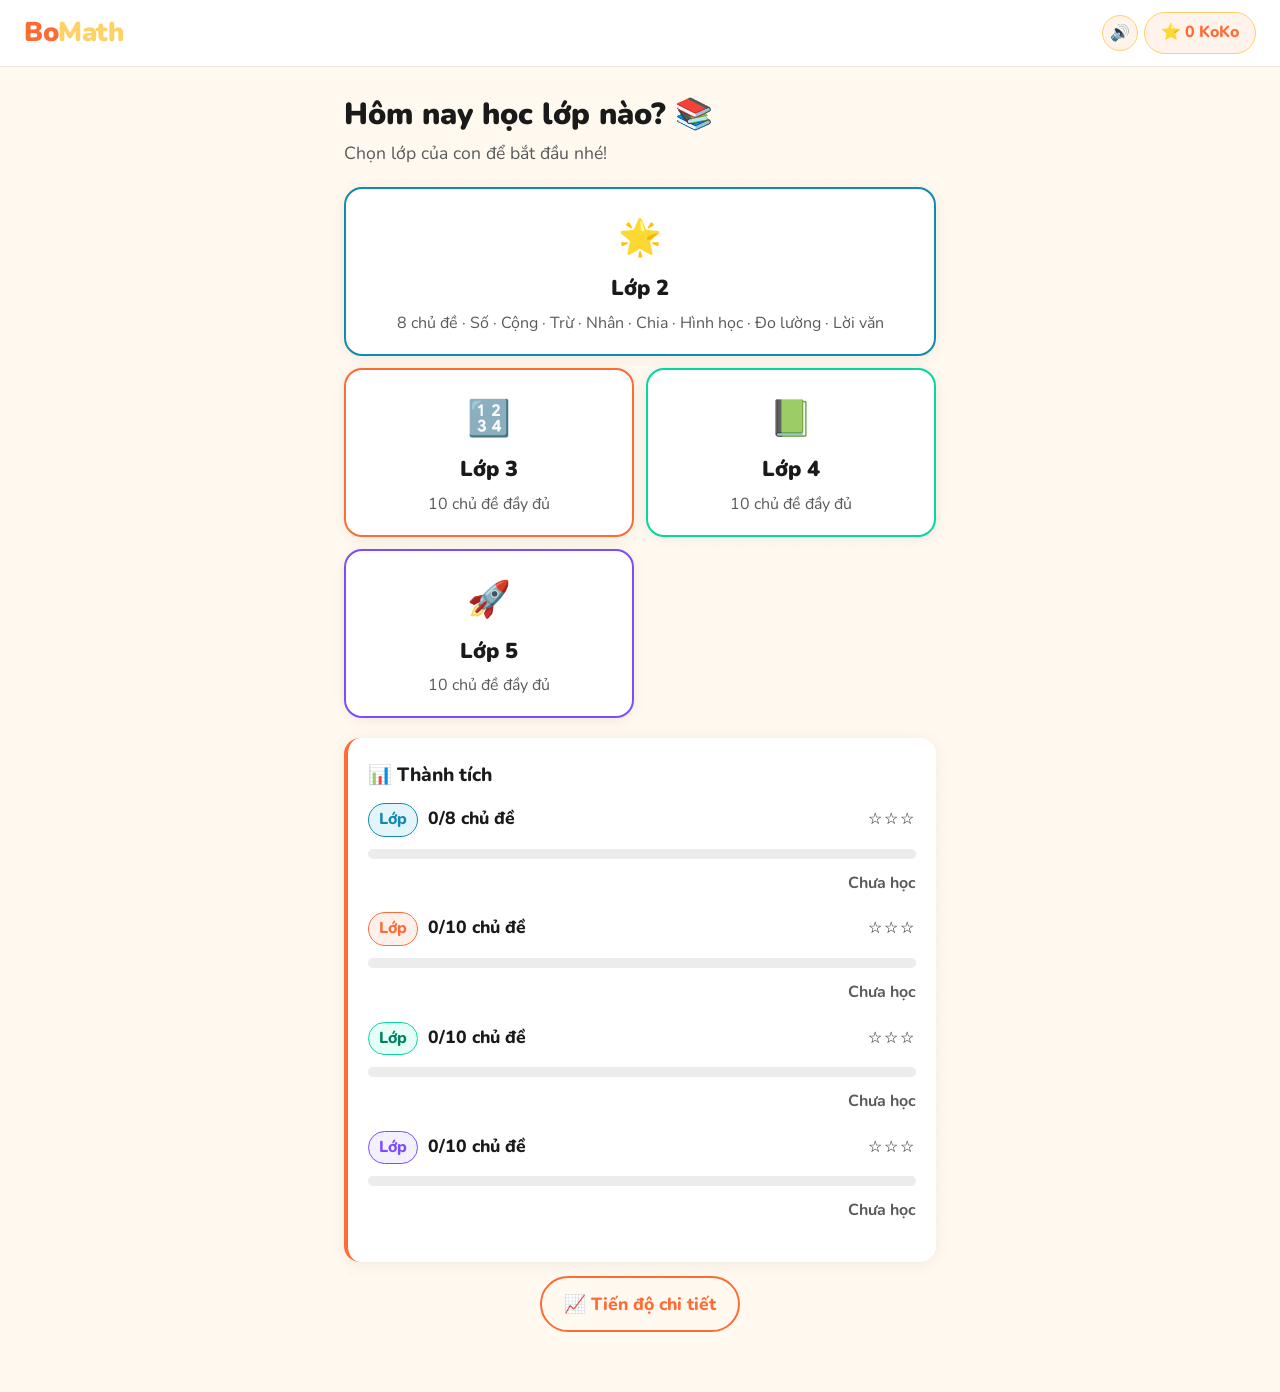
<file: index.html>
<!DOCTYPE html>
<html lang="vi">
<head>
  <meta charset="UTF-8"/>
  <meta name="viewport" content="width=device-width, initial-scale=1.0"/>
  <title>BoMath – Học Toán Vui</title>
  <link rel="stylesheet" href="style.css"/>
</head>
<body>

<nav class="navbar">
  <a href="index.html" class="navbar-logo">Bo<span>Math</span></a>
  <div class="navbar-right">
    <button class="nut-am-thanh" id="nut-am-thanh" onclick="batTatAmThanh()" title="Bật/tắt âm thanh" aria-label="Bật/tắt âm thanh">🔊</button>
    <div class="navbar-koko">⭐ <span id="koko-diem">0</span> KoKo</div>
  </div>
</nav>

<main class="container">
  <div class="page-header animate-in">
    <h1>Hôm nay học lớp nào? 📚</h1>
    <p>Chọn lớp của con để bắt đầu nhé!</p>
  </div>

  <div class="grade-cards">
    <div class="grade-card lop2 grade-card-wide animate-in" onclick="choiLop('lop2')">
      <span class="grade-icon">🌟</span>
      <div class="grade-name">Lớp 2</div>
      <div class="grade-topic">8 chủ đề · Số · Cộng · Trừ · Nhân · Chia · Hình học · Đo lường · Lời văn</div>
    </div>
    <div class="grade-card lop3 animate-in" onclick="choiLop('lop3')">
      <span class="grade-icon">🔢</span>
      <div class="grade-name">Lớp 3</div>
      <div class="grade-topic">10 chủ đề đầy đủ</div>
    </div>
    <div class="grade-card lop4 animate-in" onclick="choiLop('lop4')">
      <span class="grade-icon">📗</span>
      <div class="grade-name">Lớp 4</div>
      <div class="grade-topic">10 chủ đề đầy đủ</div>
    </div>
    <div class="grade-card lop5 animate-in" onclick="choiLop('lop5')">
      <span class="grade-icon">🚀</span>
      <div class="grade-name">Lớp 5</div>
      <div class="grade-topic">10 chủ đề đầy đủ</div>
    </div>
  </div>

  <div class="card animate-in">
    <div class="card-title">📊 Thành tích</div>
    <div id="bang-thanh-tich"></div>
  </div>

  <div style="text-align:center;margin-top:8px;">
    <a href="progress.html" class="btn btn-outline">📈 Tiến độ chi tiết</a>
  </div>
</main>

<!-- MODAL CHỌN CHỦ ĐỀ -->
<div class="modal-overlay" id="modal-chu-de" onclick="dongModal(event)">
  <div class="modal-box">
    <div class="modal-title">
      <span id="modal-tieu-de">Chọn chủ đề</span>
      <button class="modal-close" onclick="dongModalBtn()">✕</button>
    </div>
    <div class="chu-de-grid" id="danh-sach-chu-de"></div>
  </div>
</div>

<script src="data/grade2.js"></script>
<script src="data/grade3.js"></script>
<script src="data/grade4.js"></script>
<script src="data/grade5.js"></script>
<script src="app.js"></script>
<script>
  const MAP_LOP = {
    lop2: { ds: ()=>CHU_DE_LOP2, ten:'🌟 Lớp 2', tongCD:8,  mau:'linear-gradient(90deg,#118ab2,#06d6a0)' },
    lop3: { ds: ()=>CHU_DE_LOP3, ten:'🔢 Lớp 3', tongCD:10, mau:'linear-gradient(90deg,#ff6b35,#ffd166)' },
    lop4: { ds: ()=>CHU_DE_LOP4, ten:'📗 Lớp 4', tongCD:10, mau:'linear-gradient(90deg,#06d6a0,#118ab2)' },
    lop5: { ds: ()=>CHU_DE_LOP5, ten:'🚀 Lớp 5', tongCD:10, mau:'linear-gradient(90deg,#7c4dff,#ef476f)' },
  };

  // hienModalChuDe đã được định nghĩa trong app.js — dùng chung mọi trang
  function dongModal(e){ if(e.target===document.getElementById('modal-chu-de')) dongModalChuDe(); }
  function dongModalBtn(){ dongModalChuDe(); }

  function hienThiThanhTich() {
    const data = layDuLieu();
    document.getElementById('bang-thanh-tich').innerHTML = Object.entries(MAP_LOP).map(([lop, meta]) => {
      const keys = Object.keys(data[lop]||{});
      const saoTB = keys.length ? Math.round(keys.reduce((s,k)=>s+(data[lop][k].saoTot||0),0)/keys.length) : 0;
      const pt = Math.round(keys.length/meta.tongCD*100);
      const badge = {'lop2':'badge-lop2','lop3':'badge-lop3','lop4':'badge-lop4','lop5':'badge-lop5'}[lop];
      return `
        <div style="margin-bottom:16px;">
          <div style="display:flex;justify-content:space-between;align-items:center;margin-bottom:6px;">
            <span style="font-weight:800;"><span class="badge ${badge}">${meta.ten.split(' ')[1]}</span>
              &nbsp;${keys.length}/${meta.tongCD} chủ đề</span>
            <span style="font-size:1rem;letter-spacing:2px;">${hienThiSao(saoTB)}</span>
          </div>
          <div class="progress-bar-wrap">
            <div class="progress-bar-fill" style="width:${pt}%;background:${meta.mau}"></div>
          </div>
          <div class="progress-label">${keys.length ? `Sao TB: ${hienThiSao(saoTB)}` : 'Chưa học'}</div>
        </div>`;
    }).join('');
  }

  document.addEventListener('DOMContentLoaded', function(){
    capNhatHienThiKoKo(); capNhatNutAmThanh(); hienThiThanhTich();
  });
</script>
</body>
</html>
</file>
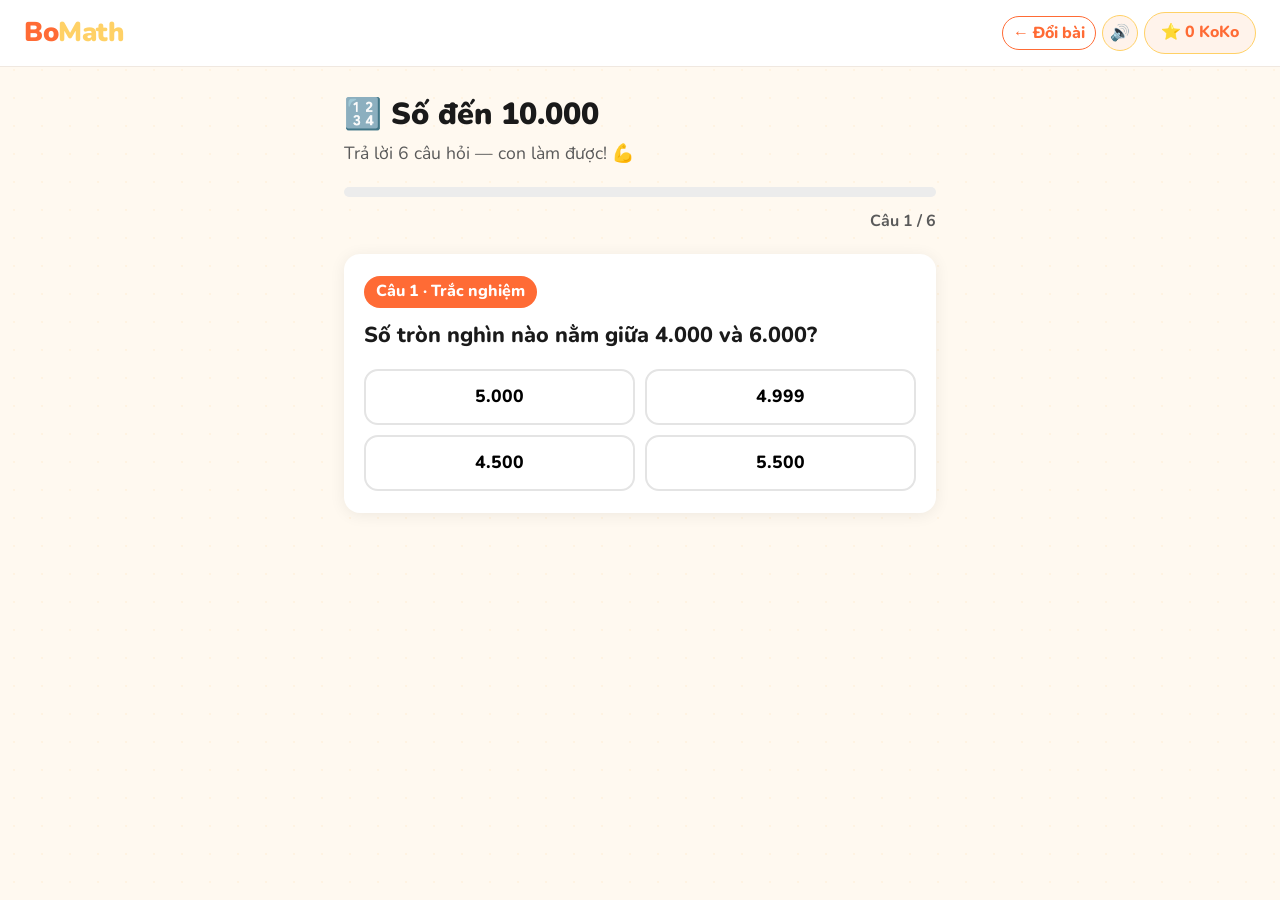
<file: exercise.html>
<!DOCTYPE html>
<html lang="vi">
<head>
  <meta charset="UTF-8"/>
  <meta name="viewport" content="width=device-width, initial-scale=1.0"/>
  <title>BoMath – Bài Tập</title>
  <link rel="stylesheet" href="style.css"/>
</head>
<body>

<nav class="navbar">
  <a href="index.html" class="navbar-logo">Bo<span>Math</span></a>
  <div class="navbar-right">
    <button class="btn-doi-bai" onclick="doiBai()" title="Đổi chủ đề">← Đổi bài</button>
    <button class="nut-am-thanh" id="nut-am-thanh" onclick="batTatAmThanh()" title="Bật/tắt âm thanh" aria-label="Bật/tắt âm thanh">🔊</button>
    <div class="navbar-koko">⭐ <span id="koko-diem">0</span> KoKo</div>
  </div>
</nav>

<main class="container">
  <div class="page-header animate-in">
    <h1 id="tieu-de-bai-tap">Bài Tập</h1>
    <p>Trả lời 6 câu hỏi — con làm được! 💪</p>
  </div>
  <div class="animate-in" style="margin-bottom:20px;">
    <div class="progress-bar-wrap">
      <div class="progress-bar-fill" id="bar-bai-tap" style="width:0%"></div>
    </div>
    <div class="progress-label" id="label-bai-tap">Câu 1 / 6</div>
  </div>
  <div id="khu-vuc-cau-hoi"></div>

  <!-- Màn hình kết quả -->
  <div id="khu-vuc-ket-qua" style="display:none;">
    <div class="card animate-in">
      <div class="ket-qua-box">
        <div style="font-size:3.5rem;" id="ket-qua-emoji">🎉</div>
        <h2 style="font-size:1.7rem;font-weight:900;margin:12px 0;" id="ket-qua-tieu-de">Hoàn thành!</h2>
        <div class="sao-container" id="ket-qua-sao">☆☆☆</div>
        <p style="color:#6b6b6b;font-size:1.1rem;" id="ket-qua-chi-tiet">0/6 câu đúng</p>
        <div class="diem-koko" id="ket-qua-koko">+<span>0</span> KoKo!</div>
        <div style="display:flex;gap:10px;justify-content:center;flex-wrap:wrap;margin-top:22px;">
          <button class="btn btn-phu" onclick="lamLai()">🔄 Làm lại</button>
          <button class="btn btn-outline" onclick="doiBai()">📚 Đổi bài</button>
          <a href="index.html" class="btn btn-chinh">🏠 Trang chủ</a>
        </div>
      </div>
    </div>
  </div>
</main>

<!-- MODAL CHỌN BÀI -->
<div class="modal-overlay" id="modal-chu-de" onclick="dongModal(event)">
  <div class="modal-box">
    <div class="modal-title">
      <span id="modal-tieu-de">Chọn chủ đề</span>
      <button class="modal-close" onclick="dongModalBtn()">✕</button>
    </div>
    <div class="chu-de-grid" id="danh-sach-chu-de"></div>
  </div>
</div>

<script src="data/grade2.js"></script>
<script src="data/grade3.js"></script>
<script src="data/grade4.js"></script>
<script src="data/grade5.js"></script>
<script src="app.js"></script>
<script>
  const lopHienTai = layLopHienTai();
  const chuDeId    = layChuDeHienTai();

  // Lấy đúng bài tập và thông tin chủ đề
  let tatCaCauHoi, chuDe, tenBaiTap, dsChuDeLop;
  function khoiTaoDuLieu() {
    let cd, info;
    if (lopHienTai==='lop2') {
      dsChuDeLop=CHU_DE_LOP2; cd=DATA_LOP2[chuDeId]||Object.values(DATA_LOP2)[0];
      info=CHU_DE_LOP2.find(x=>x.id===chuDeId);
    } else if (lopHienTai==='lop3') {
      dsChuDeLop=CHU_DE_LOP3; cd=DATA_LOP3[chuDeId]||Object.values(DATA_LOP3)[0];
      info=CHU_DE_LOP3.find(x=>x.id===chuDeId);
    } else if (lopHienTai==='lop4') {
      dsChuDeLop=CHU_DE_LOP4; cd=DATA_LOP4[chuDeId]||Object.values(DATA_LOP4)[0];
      info=CHU_DE_LOP4.find(x=>x.id===chuDeId);
    } else {
      dsChuDeLop=CHU_DE_LOP5; cd=DATA_LOP5[chuDeId]||Object.values(DATA_LOP5)[0];
      info=CHU_DE_LOP5.find(x=>x.id===chuDeId);
    }
    tatCaCauHoi = cd.baiTap;
    chuDe       = chuDeId;
    tenBaiTap   = `${info?.icon||'📝'} ${info?.ten||'Bài Tập'}`;
  }

  // Trạng thái làm bài
  const SO_CAU_MOI_LUOT = 6;  // Tăng từ 5 lên 6 câu mỗi lượt
  let chuoiCauHoi, cauHienTai, soCauDung, daTrLoi;
  let danhSachDaChon = [];     // Cho dạng chọn nhiều

  function khoiTaoLuot() {
    chuoiCauHoi  = xaoTron(tatCaCauHoi).slice(0, SO_CAU_MOI_LUOT);
    cauHienTai   = 0;
    soCauDung    = 0;
    daTrLoi      = false;
    danhSachDaChon = [];
  }

  // ============================================================
  // RENDER CÂU HỎI THEO TỪNG DẠNG
  // ============================================================
  function hienThiCauHoi(idx) {
    daTrLoi = false;
    danhSachDaChon = [];
    const cauHoi  = chuoiCauHoi[idx];
    const tongCau = chuoiCauHoi.length;
    const pt = Math.round((idx/tongCau)*100);
    document.getElementById('bar-bai-tap').style.width   = pt+'%';
    document.getElementById('label-bai-tap').textContent = `Câu ${idx+1} / ${tongCau}`;

    const khuVuc = document.getElementById('khu-vuc-cau-hoi');
    const btnLabel = idx<tongCau-1 ? 'Câu tiếp theo →' : '🏁 Xem kết quả';

    switch(cauHoi.loai) {
      case 'trac_nghiem': khuVuc.innerHTML = renderTracNghiem(cauHoi, idx, btnLabel); break;
      case 'dien_so':     khuVuc.innerHTML = renderDienSo(cauHoi, idx, btnLabel);     break;
      case 'dung_sai':    khuVuc.innerHTML = renderDungSai(cauHoi, idx, btnLabel);    break;
      case 'chon_nhieu':  khuVuc.innerHTML = renderChonNhieu(cauHoi, idx, btnLabel);  break;
      default:            khuVuc.innerHTML = renderTracNghiem(cauHoi, idx, btnLabel);
    }
  }

  // --- Dạng 1: Trắc nghiệm ---
  function renderTracNghiem(c, idx, btnLabel) {
    const lc = xaoTron(c.luaChon);
    return `<div class="question-box animate-in">
      <div class="question-number">Câu ${idx+1} · Trắc nghiệm</div>
      <div class="question-text">${c.cau}</div>
      <div class="choices">
        ${lc.map(l=>`<button class="choice-btn"
          onclick="chonTN(this,'${esc(l)}','${esc(c.dapAn)}')">${l}</button>`).join('')}
      </div>
      <div class="feedback" id="feedback-box"></div>
      <div style="margin-top:18px;display:none;" id="btn-tiep-cau">
        <button class="btn btn-chinh btn-full" onclick="cauTiep()">${btnLabel}</button>
      </div>
    </div>`;
  }

  // --- Dạng 2: Điền số ---
  function renderDienSo(c, idx, btnLabel) {
    return `<div class="question-box animate-in">
      <div class="question-number">Câu ${idx+1} · Điền số</div>
      <div class="question-text">${c.cau}</div>
      <p style="color:#6b6b6b;font-size:1rem;margin-bottom:18px;">💬 ${c.goiY}</p>
      <div style="display:flex;align-items:center;gap:12px;flex-wrap:wrap;">
        <input type="number" inputmode="decimal" class="input-dap-an"
               id="input-dap-an" placeholder="?"
               onkeydown="if(event.key==='Enter')kiemTraDienSo()"/>
        <button class="btn btn-chinh" onclick="kiemTraDienSo()">Kiểm tra ✓</button>
      </div>
      <div class="feedback" id="feedback-box"></div>
      <div style="margin-top:18px;display:none;" id="btn-tiep-cau">
        <button class="btn btn-chinh btn-full" onclick="cauTiep()">${btnLabel}</button>
      </div>
    </div>`;
  }

  // --- Dạng 3: Đúng / Sai ---
  // Dùng data-chon="true/false" thay vì truyền boolean qua inline JS
  // để tránh lỗi trình duyệt parse true/false như biến undefined
  function renderDungSai(c, idx, btnLabel) {
    // Chuẩn hoá dapAn về string 'true' hoặc 'false'
    const dapAnStr = String(c.dapAn) === 'true' ? 'true' : 'false';
    return `<div class="question-box animate-in">
      <div class="question-number">Câu ${idx+1} · Đúng hay Sai?</div>
      <div class="question-text">${c.cau}</div>
      <div class="dung-sai-container" data-dap-an="${dapAnStr}">
        <button class="ds-btn dung-opt" data-chon="true"  onclick="chonDungSai(this)">✅ Đúng</button>
        <button class="ds-btn sai-opt"  data-chon="false" onclick="chonDungSai(this)">❌ Sai</button>
      </div>
      <div class="feedback" id="feedback-box"></div>
      <div style="margin-top:18px;display:none;" id="btn-tiep-cau">
        <button class="btn btn-chinh btn-full" onclick="cauTiep()">${btnLabel}</button>
      </div>
    </div>`;
  }

  // --- Dạng 4: Chọn nhiều ---
  function renderChonNhieu(c, idx, btnLabel) {
    // c.dapAn là mảng string, c.luaChon là mảng string
    const lc = xaoTron(c.luaChon);
    return `<div class="question-box animate-in">
      <div class="question-number">Câu ${idx+1} · Chọn tất cả đáp án đúng</div>
      <div class="question-text">${c.cau}</div>
      <p style="font-size:.9rem;color:#6b6b6b;margin-bottom:14px;">💡 Có thể chọn nhiều đáp án</p>
      <div class="chon-nhieu-choices" id="cn-choices">
        ${lc.map(l=>`
          <button class="cn-btn" data-val="${esc(l)}" onclick="batTatChonNhieu(this)">
            <span class="cn-check"></span><span>${l}</span>
          </button>`).join('')}
      </div>
      <div style="margin-top:16px;">
        <button class="btn btn-chinh btn-full cn-submit" onclick="kiemTraChonNhieu('${esc(JSON.stringify(c.dapAn))}')">
          Kiểm tra ✓
        </button>
      </div>
      <div class="feedback" id="feedback-box"></div>
      <div style="margin-top:18px;display:none;" id="btn-tiep-cau">
        <button class="btn btn-chinh btn-full" onclick="cauTiep()">${btnLabel}</button>
      </div>
    </div>`;
  }

  // ============================================================
  // XỬ LÝ TRẢ LỜI
  // ============================================================
  function esc(s) { return String(s).replace(/\\/g,'\\\\').replace(/'/g,"\\'").replace(/"/g,'&quot;'); }

  function chonTN(el, daChon, dapAnDung) {
    if (daTrLoi) return; daTrLoi = true;
    const laDung = daChon === dapAnDung;
    document.querySelectorAll('.choice-btn').forEach(b=>{
      if(b.textContent.trim()===dapAnDung) b.classList.add('dung');
      else if(b===el && !laDung) b.classList.add('sai');
      b.style.cursor='default';
    });
    el.classList.add(laDung?'bounce':'shake');
    if(laDung) amDung(); else amSai();
    hienThiFeedback(laDung, dapAnDung);
    if(laDung) soCauDung++;
    document.getElementById('btn-tiep-cau').style.display='block';
  }

  function kiemTraDienSo() {
    if(daTrLoi) return;
    const input    = document.getElementById('input-dap-an');
    const daNhap   = parseFloat(input.value);
    const dapAnDung = chuoiCauHoi[cauHienTai].dapAn;
    if(isNaN(daNhap)){ input.focus(); return; }
    daTrLoi = true;
    const laDung = Math.abs(daNhap - dapAnDung) < 0.001;
    input.classList.add(laDung?'dung':'sai'); input.disabled=true;
    input.classList.add(laDung?'bounce':'shake');
    if(laDung) amDung(); else amSai();
    hienThiFeedback(laDung, dapAnDung);
    if(laDung) soCauDung++;
    document.getElementById('btn-tiep-cau').style.display='block';
  }

  function chonDungSai(el) {
    if(daTrLoi) return; daTrLoi = true;
    // Đọc giá trị đã chọn và đáp án đúng từ data-attribute (an toàn hơn inline JS)
    const daChon    = el.dataset.chon === 'true';   // string 'true'/'false' → boolean
    const container = el.closest('.dung-sai-container');
    const dapAnDung = container.dataset.dapAn === 'true'; // string → boolean
    const laDung    = daChon === dapAnDung;

    document.querySelectorAll('.ds-btn').forEach(b => {
      b.disabled = true;
      b.style.cursor = 'default';
    });
    el.classList.add(laDung ? 'ket-dung' : 'ket-sai');
    el.classList.add(laDung ? 'bounce' : 'shake');
    if(laDung) amDung(); else amSai();
    const dapAnChuoi = dapAnDung ? '✅ Đúng' : '❌ Sai';
    hienThiFeedback(laDung, dapAnChuoi);
    if(laDung) soCauDung++;
    document.getElementById('btn-tiep-cau').style.display = 'block';
  }

  function batTatChonNhieu(el) {
    if(daTrLoi) return;
    const val = el.dataset.val;
    el.classList.toggle('selected');
    if(el.classList.contains('selected')) {
      danhSachDaChon.push(val);
      el.querySelector('.cn-check').textContent='✓';
    } else {
      danhSachDaChon = danhSachDaChon.filter(v=>v!==val);
      el.querySelector('.cn-check').textContent='';
    }
  }

  function kiemTraChonNhieu(dapAnJSON) {
    if(daTrLoi) return;
    let dapAnDung;
    try { dapAnDung = JSON.parse(dapAnJSON.replace(/&quot;/g,'"')); } catch(e){ dapAnDung=[]; }
    daTrLoi = true;

    // So sánh 2 mảng không phụ thuộc thứ tự
    const daChonSort   = [...danhSachDaChon].sort().join('|');
    const dapAnSort    = [...dapAnDung].sort().join('|');
    const laDung       = daChonSort === dapAnSort;

    // Tô màu từng lựa chọn
    document.querySelectorAll('.cn-btn').forEach(b=>{
      b.classList.add('da-khoa'); b.style.cursor='default';
      const val = b.dataset.val;
      const laDungLuaChon = dapAnDung.includes(val);
      const daChon        = danhSachDaChon.includes(val);
      if(laDungLuaChon)               { b.classList.add('ket-dung'); b.querySelector('.cn-check').textContent='✓'; }
      else if(daChon && !laDungLuaChon){ b.classList.add('ket-sai');  b.querySelector('.cn-check').textContent='✗'; }
    });
    document.querySelector('.cn-submit').style.display='none';

    if(laDung) amDung(); else amSai();
    hienThiFeedback(laDung, dapAnDung.join(', '));
    if(laDung) soCauDung++;
    document.getElementById('btn-tiep-cau').style.display='block';
  }

  function hienThiFeedback(laDung, dapAnDung) {
    const hop = document.getElementById('feedback-box');
    hop.className = 'feedback '+(laDung?'dung':'sai');
    hop.innerHTML = laDung
      ? '✅ Chính xác! Giỏi quá! +10 KoKo 🎉'
      : `❌ Chưa đúng! Đáp án: <strong>${dapAnDung}</strong> — Cố lên! 💪`;
  }

  function cauTiep() {
    cauHienTai++;
    if(cauHienTai < chuoiCauHoi.length){ hienThiCauHoi(cauHienTai); window.scrollTo({top:0,behavior:'smooth'}); }
    else hienThiKetQua();
  }

  function hienThiKetQua() {
    const tongCau = chuoiCauHoi.length;
    const ketQua  = luuTienDo(lopHienTai, chuDe, soCauDung, tongCau);
    document.getElementById('khu-vuc-cau-hoi').style.display ='none';
    document.getElementById('bar-bai-tap').style.width        ='100%';
    document.getElementById('label-bai-tap').textContent      ='Hoàn thành! 🎊';
    document.getElementById('khu-vuc-ket-qua').style.display  ='block';
    let emoji, tieuDe;
    if     (ketQua.sao===3){ emoji='🏆'; tieuDe='Xuất sắc! 3 sao! 🌟'; tungConfetti(); }
    else if(ketQua.sao===2){ emoji='🎉'; tieuDe='Làm tốt lắm! 👏'; amKoKo(); }
    else if(ketQua.sao===1){ emoji='💪'; tieuDe='Cố gắng thêm nhé!'; }
    else                   { emoji='😊'; tieuDe='Thử lại nhé, con làm được!'; }
    document.getElementById('ket-qua-emoji').textContent   = emoji;
    document.getElementById('ket-qua-tieu-de').textContent = tieuDe;
    document.getElementById('ket-qua-sao').textContent     = hienThiSao(ketQua.sao);
    document.getElementById('ket-qua-chi-tiet').textContent= `${soCauDung}/${tongCau} câu đúng`;
    document.getElementById('ket-qua-koko').innerHTML      = `+<span>${ketQua.koko}</span> KoKo!`;
    capNhatHienThiKoKo();
  }

  function lamLai() {
    khoiTaoLuot();
    document.getElementById('khu-vuc-ket-qua').style.display='none';
    document.getElementById('khu-vuc-cau-hoi').style.display='block';
    hienThiCauHoi(0);
    window.scrollTo({top:0,behavior:'smooth'});
  }

  /* ---- Đổi bài ---- */
  function doiBai(){
    amBamNut();
    const data   = layDuLieu();
    const tenLop = {'lop2':'🌟 Lớp 2','lop3':'🔢 Lớp 3','lop4':'📗 Lớp 4','lop5':'🚀 Lớp 5'}[lopHienTai];
    document.getElementById('modal-tieu-de').textContent = tenLop+' — Chọn chủ đề';
    document.getElementById('danh-sach-chu-de').innerHTML = dsChuDeLop.map(cd=>{
      const td=data[lopHienTai]?.[cd.id]; const sao=td?hienThiSao(td.saoTot):'☆☆☆';
      return `<div class="chu-de-card" onclick="choiChuDe('${cd.id}')">
        <div class="chu-de-icon">${cd.icon}</div>
        <div class="chu-de-ten">${cd.ten}</div>
        <div class="chu-de-sao">${sao}</div></div>`;
    }).join('');
    document.getElementById('modal-chu-de').classList.add('hien');
    document.body.style.overflow='hidden';
  }
  // choiChuDe đã xử lý trong app.js
  function dongModal(e){ if(e.target===document.getElementById('modal-chu-de')) dongModalChuDe(); }
  function dongModalBtn(){ dongModalChuDe(); }

  document.addEventListener('DOMContentLoaded',function(){
    capNhatHienThiKoKo(); capNhatNutAmThanh();
    khoiTaoDuLieu();
    khoiTaoLuot();
    document.getElementById('tieu-de-bai-tap').textContent = tenBaiTap;
    hienThiCauHoi(0);
  });
</script>
</body>
</html>
</file>
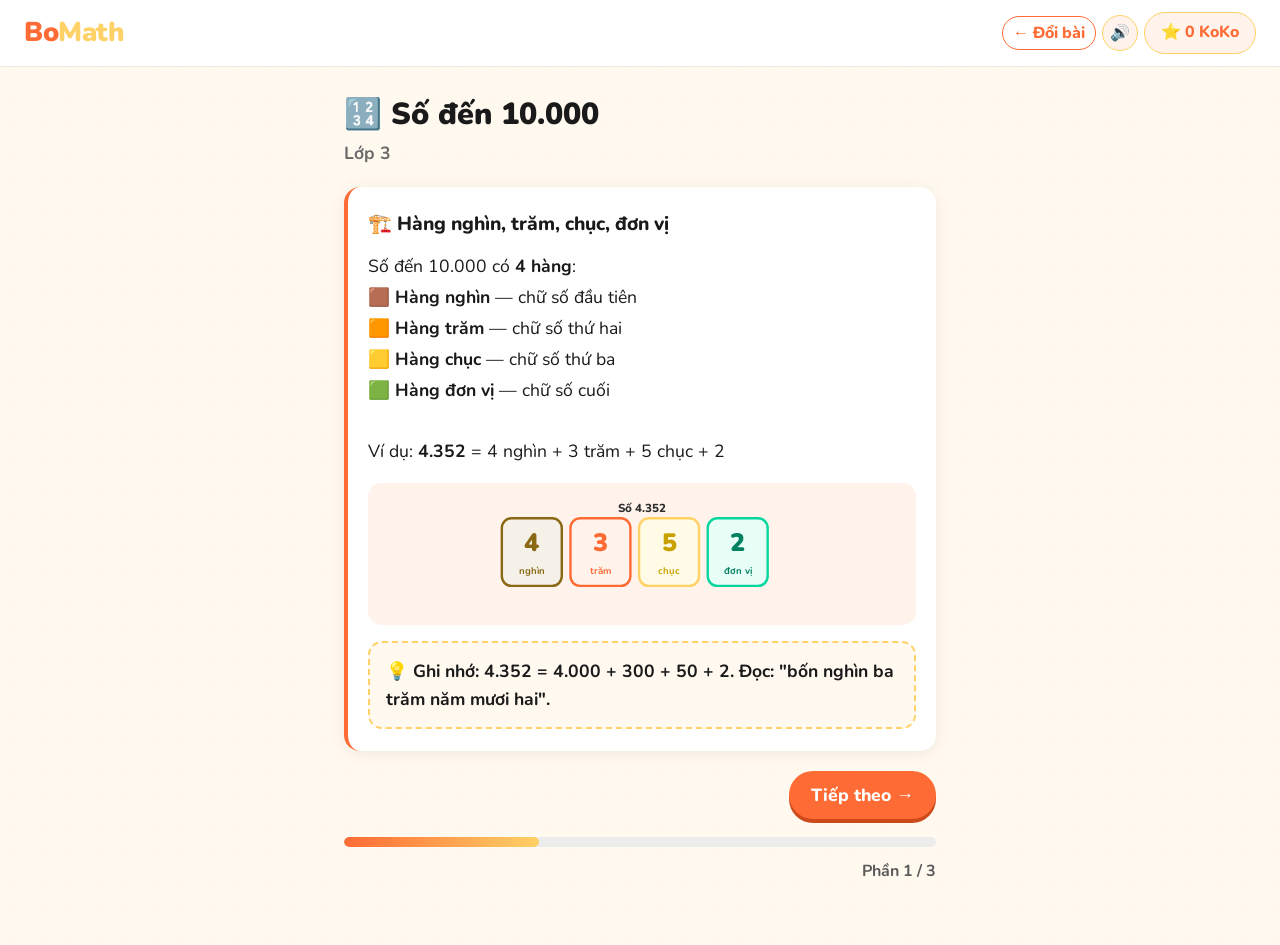
<file: lesson.html>
<!DOCTYPE html>
<html lang="vi">
<head>
  <meta charset="UTF-8"/>
  <meta name="viewport" content="width=device-width, initial-scale=1.0"/>
  <title>BoMath – Bài Giảng</title>
  <link rel="stylesheet" href="style.css"/>
</head>
<body>

<nav class="navbar">
  <a href="index.html" class="navbar-logo">Bo<span>Math</span></a>
  <div class="navbar-right">
    <button class="btn-doi-bai" onclick="doiBai()" title="Đổi chủ đề">← Đổi bài</button>
    <button class="nut-am-thanh" id="nut-am-thanh" onclick="batTatAmThanh()" title="Bật/tắt âm thanh" aria-label="Bật/tắt âm thanh">🔊</button>
    <div class="navbar-koko">⭐ <span id="koko-diem">0</span> KoKo</div>
  </div>
</nav>

<main class="container">
  <div class="page-header animate-in">
    <h1 id="tieu-de-bai-giang">Đang tải...</h1>
    <p id="mo-ta-lop" style="font-weight:700;color:#6b6b6b;"></p>
  </div>
  <div id="noi-dung-bai-giang"></div>
  <div style="display:flex;justify-content:space-between;align-items:center;margin-top:20px;gap:12px;">
    <button class="btn btn-outline" id="btn-truoc" onclick="phanTruoc()" style="display:none;">← Trước</button>
    <div style="flex:1"></div>
    <button class="btn btn-chinh" id="btn-tiep" onclick="phanTiep()">Tiếp theo →</button>
  </div>
  <div style="margin-top:18px;">
    <div class="progress-bar-wrap">
      <div class="progress-bar-fill" id="bar-giang" style="width:0%"></div>
    </div>
    <div class="progress-label" id="label-giang">Phần 1 / 3</div>
  </div>
</main>

<!-- MODAL CHỌN BÀI (dùng lại khi bấm Đổi bài) -->
<div class="modal-overlay" id="modal-chu-de" onclick="dongModal(event)">
  <div class="modal-box">
    <div class="modal-title">
      <span id="modal-tieu-de">Chọn chủ đề</span>
      <button class="modal-close" onclick="dongModalBtn()">✕</button>
    </div>
    <div class="chu-de-grid" id="danh-sach-chu-de"></div>
  </div>
</div>

<script src="data/grade2.js"></script>
<script src="data/grade3.js"></script>
<script src="data/grade4.js"></script>
<script src="data/grade5.js"></script>
<script src="app.js"></script>
<script>
  const lopHienTai = layLopHienTai();
  const chuDeId    = layChuDeHienTai();

  let baiGiang;
  if      (lopHienTai==='lop2') baiGiang = DATA_LOP2[chuDeId]?.baiGiang || Object.values(DATA_LOP2)[0].baiGiang;
  else if (lopHienTai==='lop3') baiGiang = DATA_LOP3[chuDeId]?.baiGiang || Object.values(DATA_LOP3)[0].baiGiang;
  else if (lopHienTai==='lop4') baiGiang = DATA_LOP4[chuDeId]?.baiGiang || Object.values(DATA_LOP4)[0].baiGiang;
  else                          baiGiang = DATA_LOP5[chuDeId]?.baiGiang || Object.values(DATA_LOP5)[0].baiGiang;

  let phanHienTai = 0;

  function hienThiPhan(idx) {
    const phan = baiGiang.cacPhan[idx];
    const tong = baiGiang.cacPhan.length;
    document.getElementById('noi-dung-bai-giang').innerHTML = `
      <div class="card animate-in">
        <div class="card-title">${phan.tieuDe}</div>
        <p class="lesson-text">${phan.noiDung}</p>
        <div class="lesson-visual">${phan.svg}</div>
        <div class="lesson-ketluan">💡 Ghi nhớ: ${phan.ketLuan}</div>
      </div>`;
    const pt = Math.round(((idx+1)/tong)*100);
    document.getElementById('bar-giang').style.width  = pt+'%';
    document.getElementById('label-giang').textContent = `Phần ${idx+1} / ${tong}`;
    document.getElementById('btn-truoc').style.display = idx>0 ? 'inline-flex' : 'none';
    const btnTiep = document.getElementById('btn-tiep');
    if (idx===tong-1){ btnTiep.textContent='🚀 Bắt đầu làm bài!'; btnTiep.style.background='#06d6a0'; }
    else             { btnTiep.textContent='Tiếp theo →'; btnTiep.style.background=''; }
  }

  function phanTiep() {
    amChuyenTrang();
    if (phanHienTai < baiGiang.cacPhan.length-1) { phanHienTai++; hienThiPhan(phanHienTai); window.scrollTo({top:0,behavior:'smooth'}); }
    else window.location.href = 'exercise.html';
  }
  function phanTruoc() {
    amBamNut();
    if (phanHienTai>0){ phanHienTai--; hienThiPhan(phanHienTai); window.scrollTo({top:0,behavior:'smooth'}); }
  }

  /* ---- Đổi bài ---- */
  function layChuDeLop(lop){
    if(lop==='lop2') return CHU_DE_LOP2;
    if(lop==='lop3') return CHU_DE_LOP3;
    if(lop==='lop4') return CHU_DE_LOP4;
    return CHU_DE_LOP5;
  }
  function doiBai(){
    amBamNut();
    const dsChuDe = layChuDeLop(lopHienTai);
    const data    = layDuLieu();
    const tenLop  = {'lop2':'🌟 Lớp 2','lop3':'🔢 Lớp 3','lop4':'📗 Lớp 4','lop5':'🚀 Lớp 5'}[lopHienTai];
    document.getElementById('modal-tieu-de').textContent = tenLop+' — Chọn chủ đề';
    document.getElementById('danh-sach-chu-de').innerHTML = dsChuDe.map(cd=>{
      const td=data[lopHienTai]?.[cd.id]; const sao=td?hienThiSao(td.saoTot):'☆☆☆';
      return `<div class="chu-de-card" onclick="choiChuDe('${cd.id}')">
        <div class="chu-de-icon">${cd.icon}</div>
        <div class="chu-de-ten">${cd.ten}</div>
        <div class="chu-de-sao">${sao}</div></div>`;
    }).join('');
    document.getElementById('modal-chu-de').classList.add('hien');
    document.body.style.overflow='hidden';
  }
  // choiChuDe đã xử lý trong app.js
  function dongModal(e){ if(e.target===document.getElementById('modal-chu-de')) dongModalChuDe(); }
  function dongModalBtn(){ dongModalChuDe(); }

  document.addEventListener('DOMContentLoaded',function(){
    capNhatHienThiKoKo(); capNhatNutAmThanh();
    document.getElementById('tieu-de-bai-giang').textContent = `${baiGiang.icon} ${baiGiang.tieuDe}`;
    const tenLop={'lop2':'Lớp 2','lop3':'Lớp 3','lop4':'Lớp 4','lop5':'Lớp 5'}[lopHienTai];
    document.getElementById('mo-ta-lop').textContent = tenLop;
    hienThiPhan(0);
  });
</script>
</body>
</html>
</file>
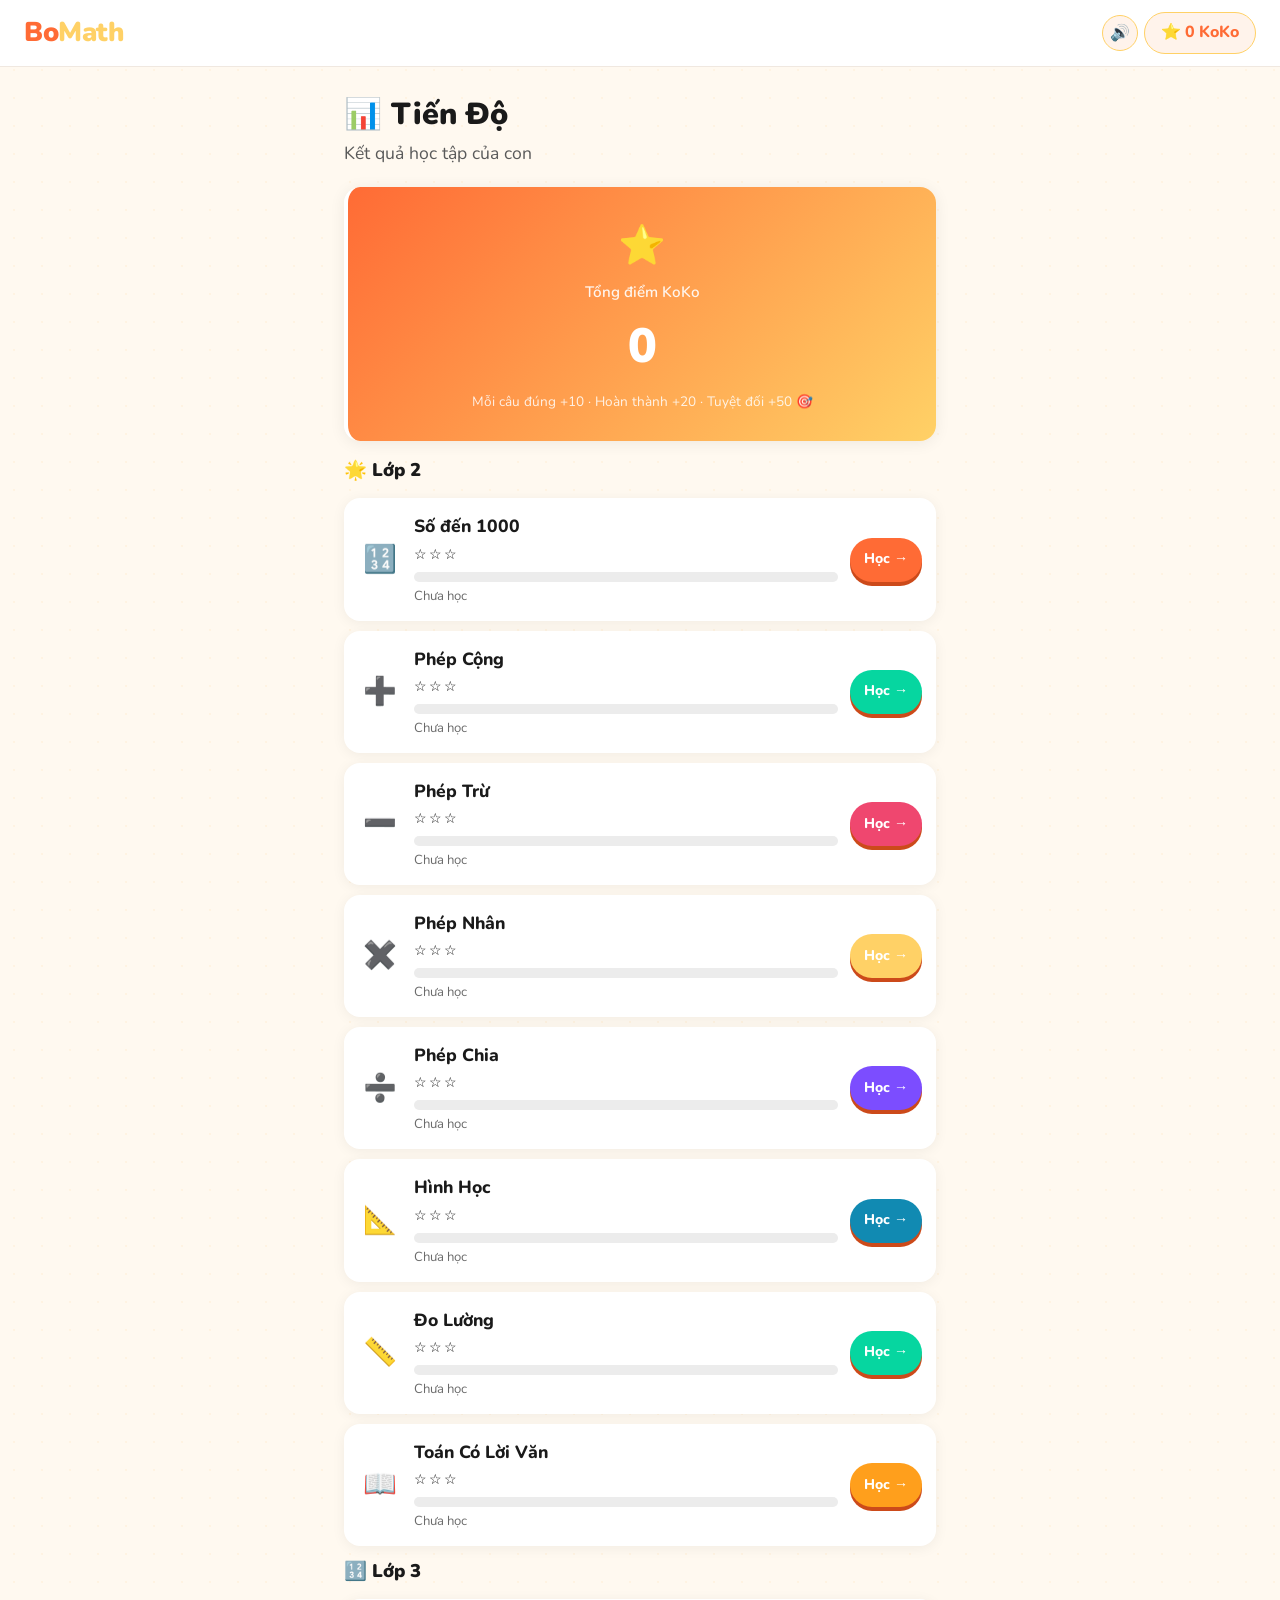
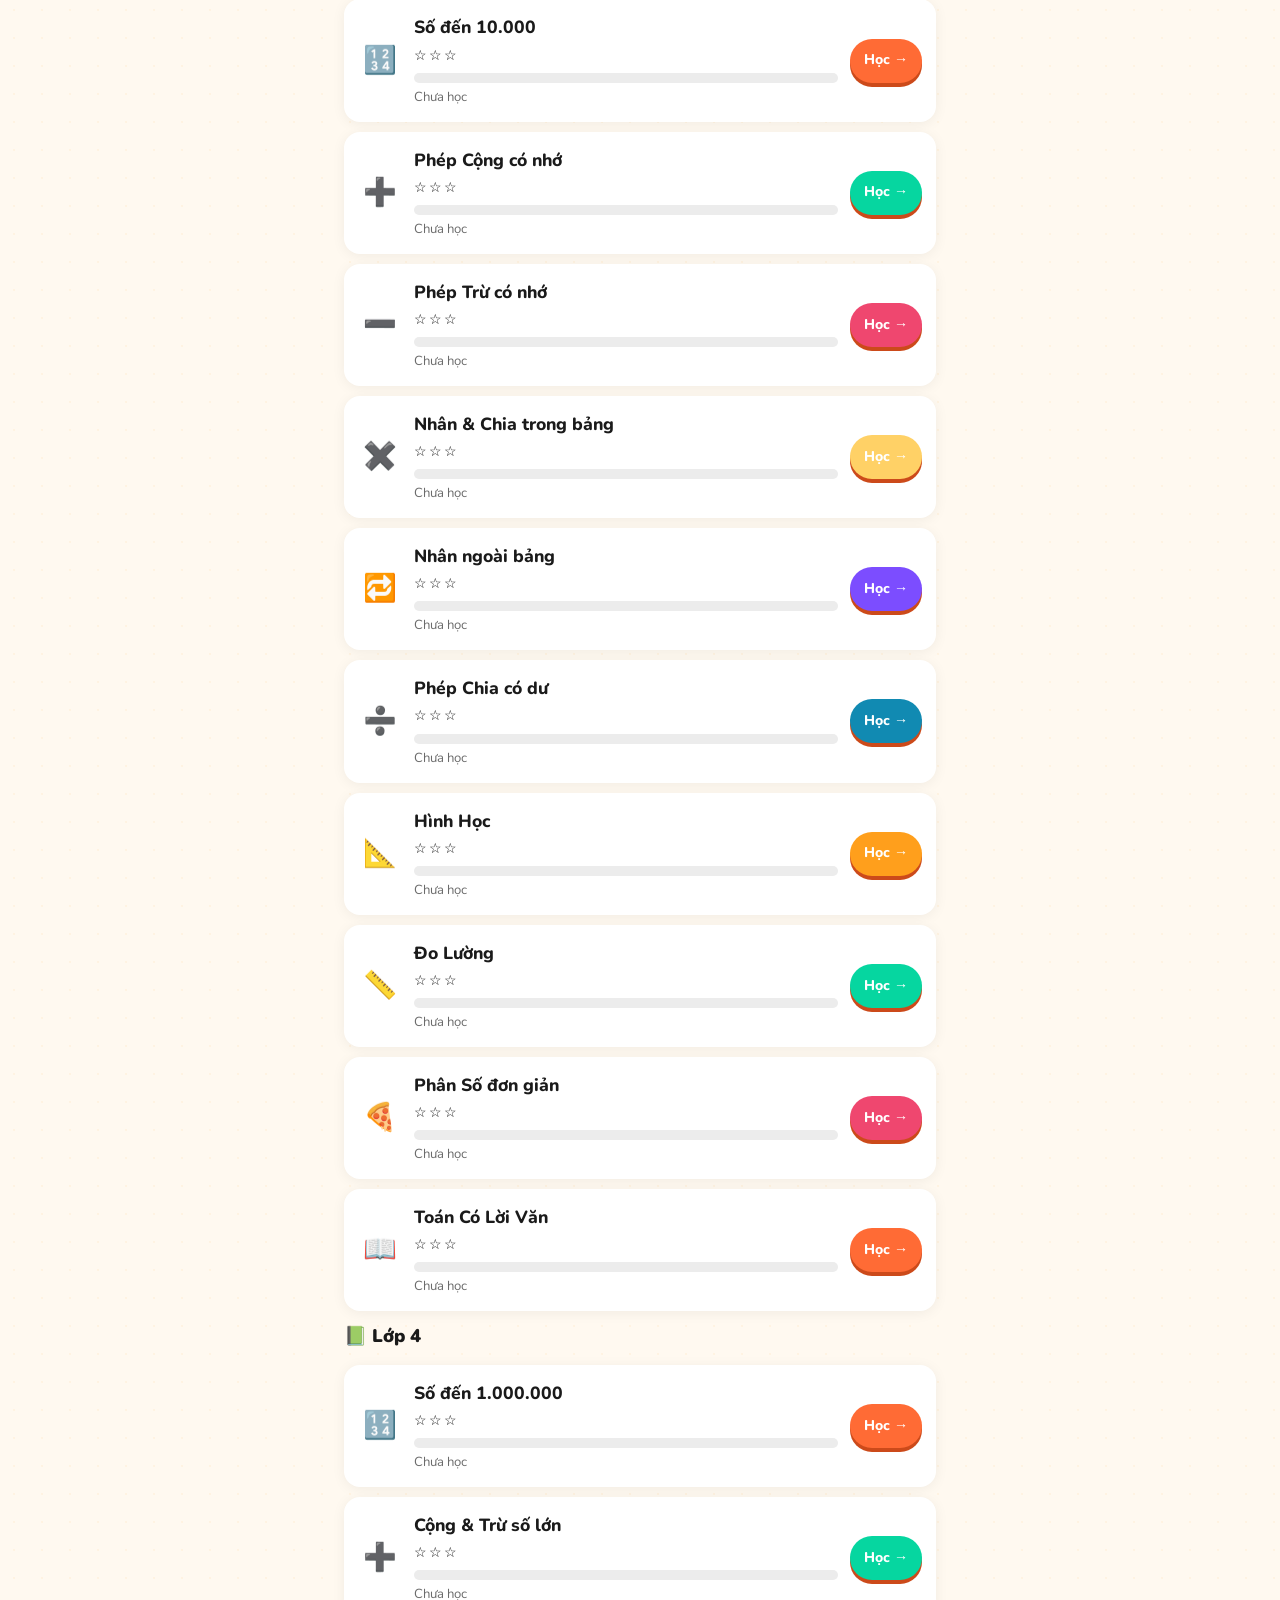
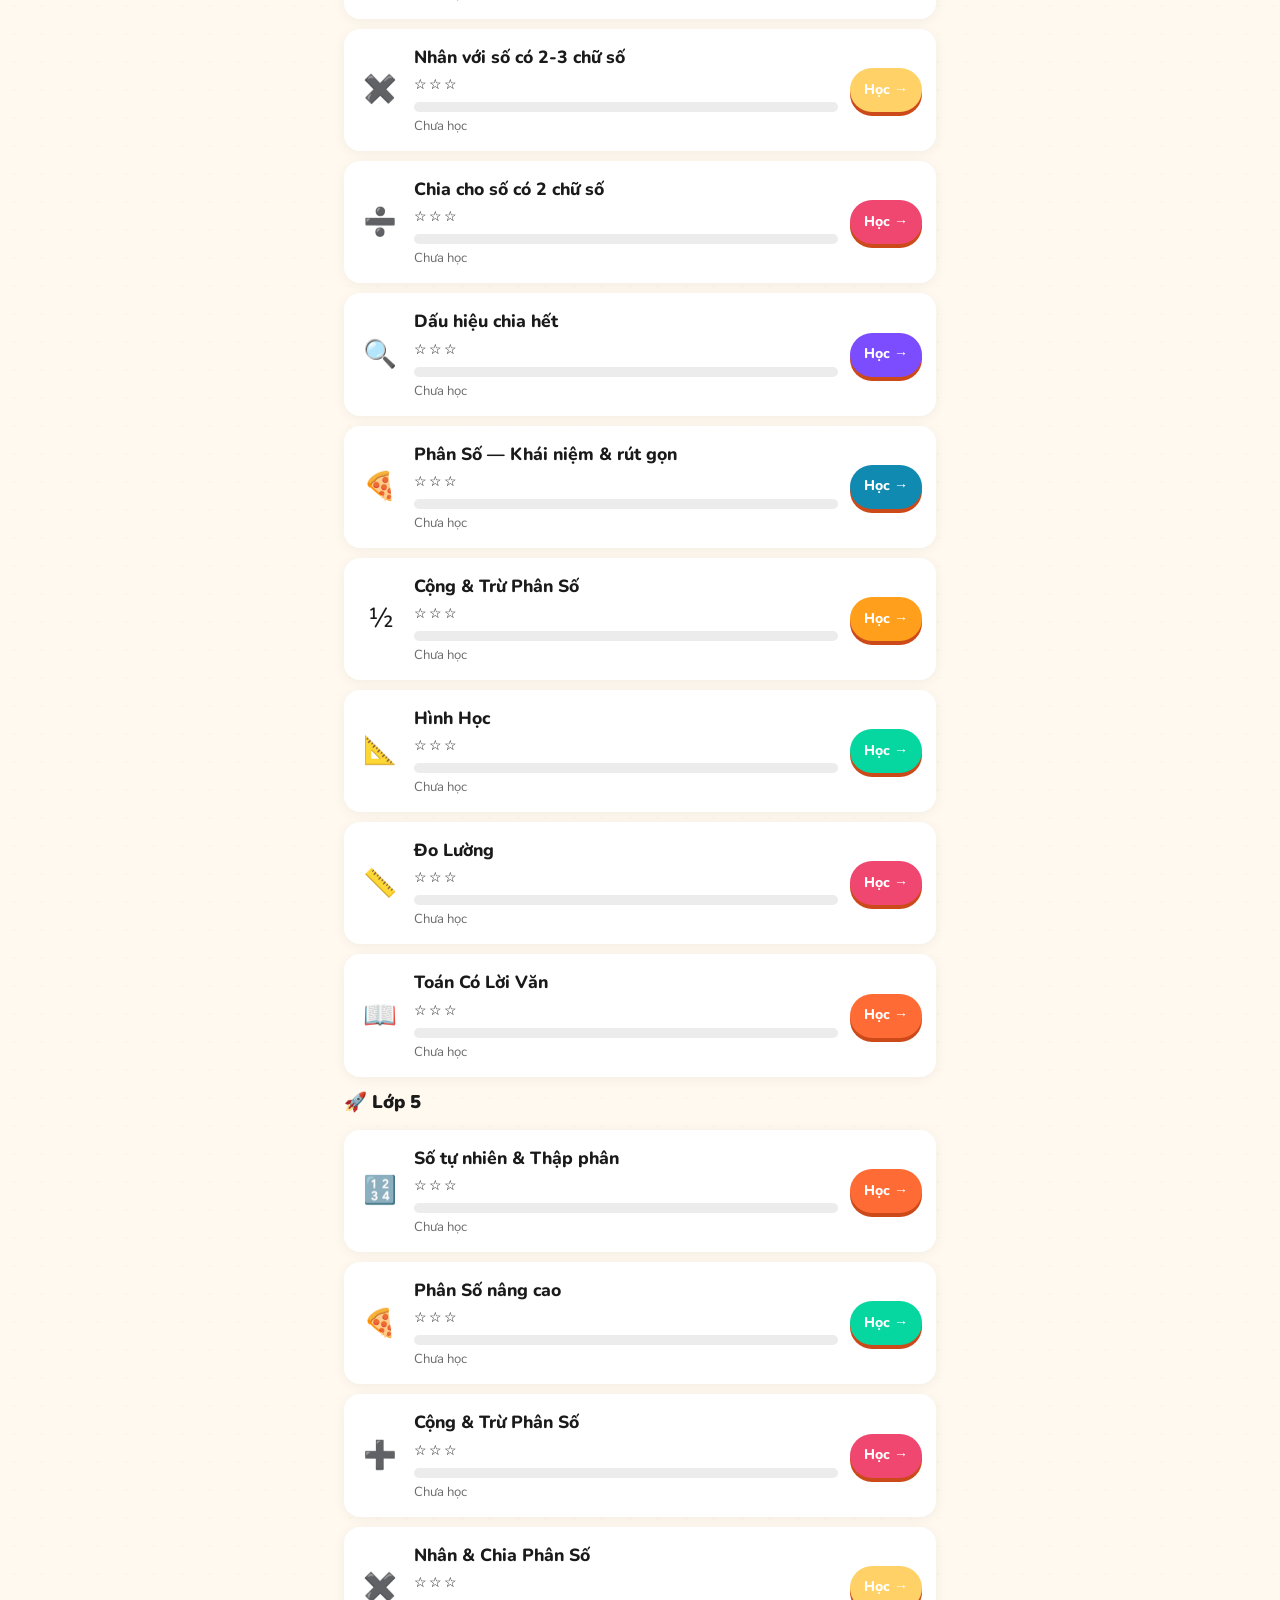
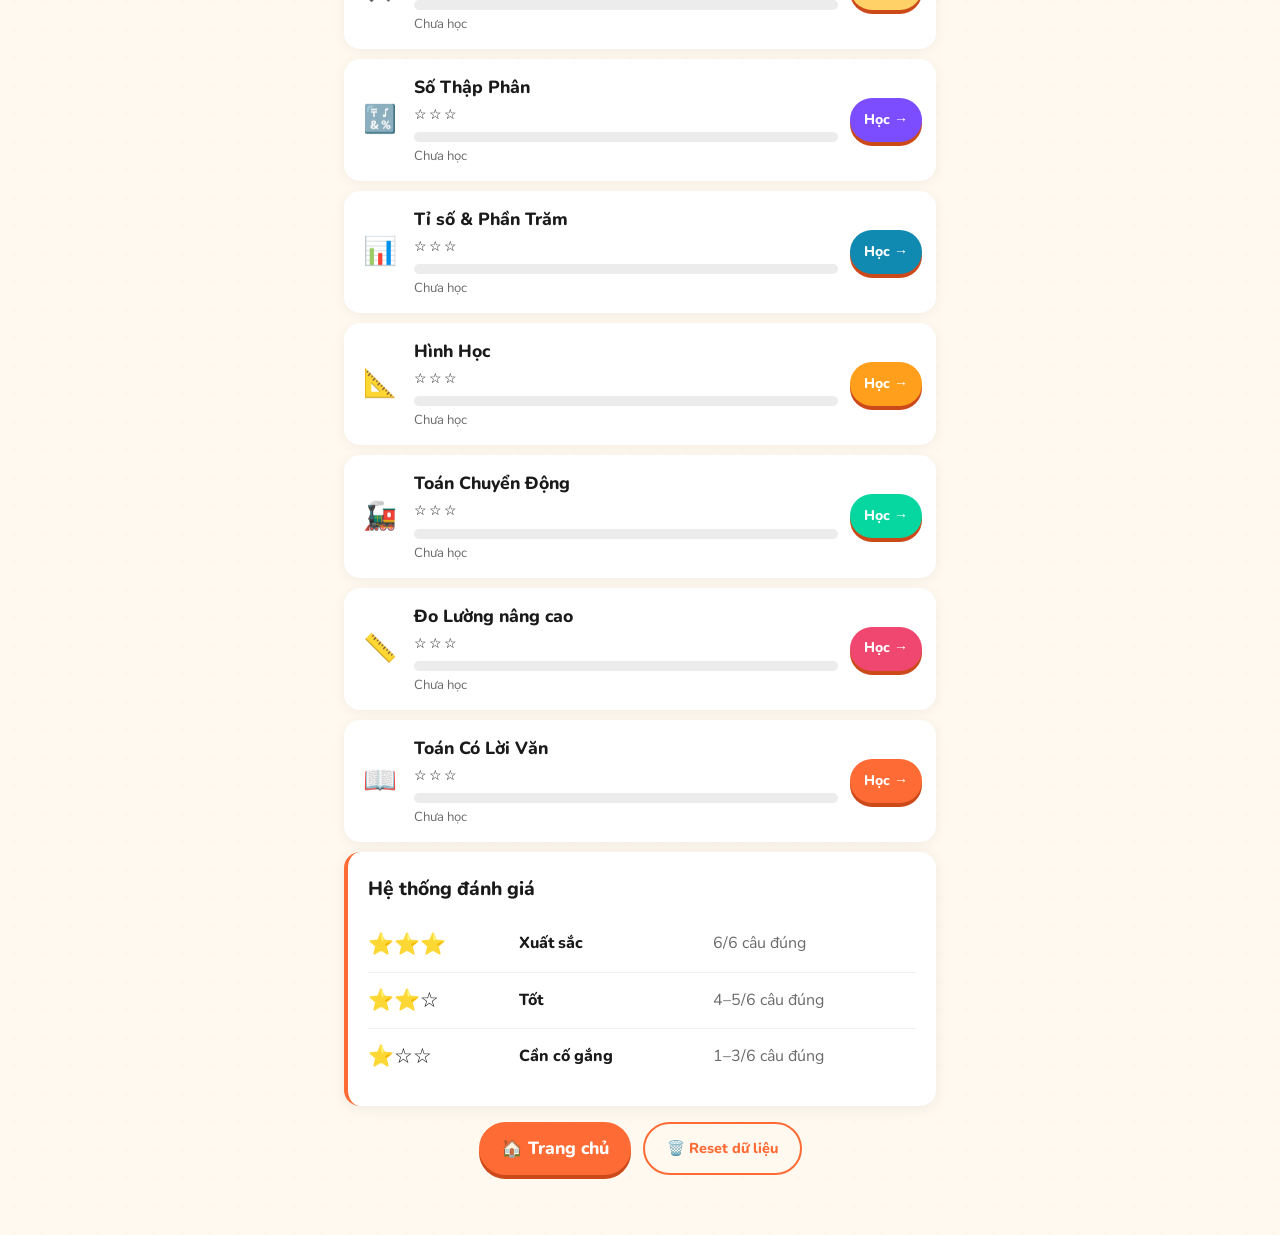
<file: progress.html>
<!DOCTYPE html>
<html lang="vi">
<head>
  <meta charset="UTF-8"/>
  <meta name="viewport" content="width=device-width, initial-scale=1.0"/>
  <title>BoMath – Tiến Độ</title>
  <link rel="stylesheet" href="style.css"/>
</head>
<body>

<nav class="navbar">
  <a href="index.html" class="navbar-logo">Bo<span>Math</span></a>
  <div class="navbar-right">
    <button class="nut-am-thanh" id="nut-am-thanh" onclick="batTatAmThanh()" title="Bật/tắt âm thanh" aria-label="Bật/tắt âm thanh">🔊</button>
    <div class="navbar-koko">⭐ <span id="koko-diem">0</span> KoKo</div>
  </div>
</nav>

<main class="container">
  <div class="page-header animate-in">
    <h1>📊 Tiến Độ</h1>
    <p>Kết quả học tập của con</p>
  </div>

  <div class="card animate-in" style="background:linear-gradient(135deg,#ff6b35,#ffd166);
       border-left-color:white;color:white;text-align:center;padding:28px 20px;">
    <div style="font-size:2.4rem;">⭐</div>
    <div style="font-size:.95rem;font-weight:600;opacity:.9;margin:4px 0;">Tổng điểm KoKo</div>
    <div style="font-size:3rem;font-weight:900;" id="tong-koko">0</div>
    <div style="font-size:.85rem;opacity:.85;margin-top:6px;">Mỗi câu đúng +10 · Hoàn thành +20 · Tuyệt đối +50 🎯</div>
  </div>

  <div id="tien-do-lop2" class="animate-in"></div>
  <div id="tien-do-lop3" class="animate-in" style="margin-top:8px;"></div>
  <div id="tien-do-lop4" class="animate-in" style="margin-top:8px;"></div>
  <div id="tien-do-lop5" class="animate-in" style="margin-top:8px;"></div>

  <div class="card animate-in" style="margin-top:8px;">
    <div class="card-title">Hệ thống đánh giá</div>
    <table style="width:100%;border-collapse:collapse;font-size:1rem;">
      <tr style="border-bottom:1px solid #f0f0f0;">
        <td style="padding:11px 0;font-size:1.3rem;">⭐⭐⭐</td>
        <td style="padding:11px 8px;font-weight:800;">Xuất sắc</td>
        <td style="color:#6b6b6b;">6/6 câu đúng</td>
      </tr>
      <tr style="border-bottom:1px solid #f0f0f0;">
        <td style="padding:11px 0;font-size:1.3rem;">⭐⭐☆</td>
        <td style="padding:11px 8px;font-weight:800;">Tốt</td>
        <td style="color:#6b6b6b;">4–5/6 câu đúng</td>
      </tr>
      <tr>
        <td style="padding:11px 0;font-size:1.3rem;">⭐☆☆</td>
        <td style="padding:11px 8px;font-weight:800;">Cần cố gắng</td>
        <td style="color:#6b6b6b;">1–3/6 câu đúng</td>
      </tr>
    </table>
  </div>

  <div style="display:flex;gap:12px;justify-content:center;margin-top:16px;flex-wrap:wrap;">
    <a href="index.html" class="btn btn-chinh">🏠 Trang chủ</a>
    <button class="btn btn-outline" onclick="xacNhanXoa()" style="font-size:.9rem;">🗑️ Reset dữ liệu</button>
  </div>
</main>

<script src="data/grade2.js"></script>
<script src="data/grade3.js"></script>
<script src="data/grade4.js"></script>
<script src="data/grade5.js"></script>
<script src="app.js"></script>
<script>
  const CFG = {
    lop2: { ds:()=>CHU_DE_LOP2, ten:'🌟 Lớp 2', mau:'linear-gradient(90deg,#118ab2,#06d6a0)', lopKey:'lop2' },
    lop3: { ds:()=>CHU_DE_LOP3, ten:'🔢 Lớp 3', mau:'linear-gradient(90deg,#ff6b35,#ffd166)', lopKey:'lop3' },
    lop4: { ds:()=>CHU_DE_LOP4, ten:'📗 Lớp 4', mau:'linear-gradient(90deg,#06d6a0,#118ab2)',  lopKey:'lop4' },
    lop5: { ds:()=>CHU_DE_LOP5, ten:'🚀 Lớp 5', mau:'linear-gradient(90deg,#7c4dff,#ef476f)', lopKey:'lop5' },
  };

  function renderLop(lopKey, containerId) {
    const cfg  = CFG[lopKey];
    const data = layDuLieu();
    const dsChuDe = cfg.ds();
    const el   = document.getElementById(containerId);
    el.innerHTML = `<h2 style="font-size:1.15rem;font-weight:900;margin-bottom:14px;">${cfg.ten}</h2>` +
      dsChuDe.map(cd => {
        const td  = data[lopKey]?.[cd.id];
        const sao = td ? td.saoTot : 0;
        const pt  = td ? Math.round((sao/3)*100) : 0;
        const info= td ? `${td.lanLam} lượt · Kỷ lục: ${hienThiSao(sao)}` : 'Chưa học';
        return `<div class="topic-card">
          <div class="topic-icon">${cd.icon}</div>
          <div class="topic-info">
            <div class="topic-name">${cd.ten}</div>
            <div class="topic-sao">${hienThiSao(sao)}</div>
            <div class="progress-bar-wrap" style="margin:6px 0 4px;">
              <div class="progress-bar-fill" style="width:${pt}%;background:${cfg.mau}"></div>
            </div>
            <div style="font-size:.82rem;color:#6b6b6b;">${info}</div>
          </div>
          <a href="lesson.html" class="btn btn-chinh"
             style="padding:10px 14px;font-size:.88rem;white-space:nowrap;background:${cd.mauSac};"
             onclick="sessionStorage.setItem('lop_hien_tai','${lopKey}');
                      sessionStorage.setItem('chu_de_hien_tai','${cd.id}')">
            Học →
          </a>
        </div>`;
      }).join('');
  }

  function xacNhanXoa() {
    if(confirm('⚠️ Xóa toàn bộ dữ liệu?\nKhông thể hoàn tác!')) {
      localStorage.removeItem('bomath_data');
      alert('✅ Đã xóa. Bắt đầu lại nhé!');
      location.reload();
    }
  }

  document.addEventListener('DOMContentLoaded', function(){
    capNhatHienThiKoKo(); capNhatNutAmThanh();
    document.getElementById('tong-koko').textContent = formatSo(layDuLieu().koko);
    renderLop('lop2','tien-do-lop2');
    renderLop('lop3','tien-do-lop3');
    renderLop('lop4','tien-do-lop4');
    renderLop('lop5','tien-do-lop5');
  });
</script>
</body>
</html>
</file>
<file: style.css>
/* ============================================
   BoMath - CSS v4 (Mobile-first, đã fix bố cục)
   ============================================ */

@import url('https://fonts.googleapis.com/css2?family=Nunito:wght@400;700;800;900&display=swap');

:root {
  --mau-nen:       #fff9f0;
  --mau-chinh:     #ff6b35;
  --mau-phu:       #ffd166;
  --mau-xanh:      #06d6a0;
  --mau-do:        #ef476f;
  --mau-tim:       #7c4dff;
  --mau-lop2:      #118ab2;
  --mau-lop3:      #ff6b35;
  --mau-lop4:      #06d6a0;
  --mau-lop5:      #7c4dff;
  --mau-cam-nhat:  #fff3eb;
  --mau-chu:       #1a1a1a;
  --mau-chu-nhat:  #5a5a5a;
  --bo-goc:        16px;
  --font:          'Nunito', sans-serif;

  /* Font scale — đủ lớn để đọc thoải mái trên mobile */
  --fs-nho:    0.875rem;   /* 14px */
  --fs-thuong: 1rem;       /* 16px */
  --fs-vua:    1.125rem;   /* 18px */
  --fs-lon:    1.25rem;    /* 20px */
  --fs-tieude: 1.6rem;     /* 25.6px */
}

*, *::before, *::after { box-sizing: border-box; margin: 0; padding: 0; }

html { font-size: 16px; }

body {
  font-family: var(--font);
  background-color: var(--mau-nen);
  background-image: radial-gradient(circle, #ffcc8822 1px, transparent 1px);
  background-size: 28px 28px;
  color: var(--mau-chu);
  min-height: 100vh;
  font-size: var(--fs-thuong);
  line-height: 1.6;
  /* Ngăn chữ bị zoom khi focus input trên iOS */
  -webkit-text-size-adjust: 100%;
}

/* ===================================================
   NAVBAR — gọn trên mobile, không bị tràn
   =================================================== */
.navbar {
  background: #fff;
  border-bottom: 1.5px solid #f0e8e0;
  padding: 10px 16px;
  display: flex;
  align-items: center;
  justify-content: space-between;
  gap: 8px;
  position: sticky;
  top: 0;
  z-index: 200;
  /* Ngăn navbar cao quá */
  min-height: 52px;
}

.navbar-logo {
  font-size: 1.5rem;
  font-weight: 900;
  color: var(--mau-chinh);
  text-decoration: none;
  letter-spacing: -0.5px;
  flex-shrink: 0;         /* Không bị co lại */
  line-height: 1;
}
.navbar-logo span { color: var(--mau-phu); }

/* Nhóm nút bên phải navbar */
.navbar-right {
  display: flex;
  align-items: center;
  gap: 6px;
  flex-shrink: 0;
  min-width: 0;
}

.navbar-koko {
  display: flex;
  align-items: center;
  gap: 4px;
  background: var(--mau-cam-nhat);
  border: 1.5px solid var(--mau-phu);
  border-radius: 999px;
  padding: 5px 12px;
  font-weight: 800;
  color: var(--mau-chinh);
  font-size: var(--fs-nho);
  white-space: nowrap;
}

/* Nút âm thanh — hình tròn nhỏ gọn */
.nut-am-thanh {
  background: var(--mau-cam-nhat);
  border: 1.5px solid var(--mau-phu);
  border-radius: 50%;
  width: 36px;
  height: 36px;
  font-size: 1rem;
  cursor: pointer;
  display: flex;
  align-items: center;
  justify-content: center;
  transition: transform .15s, background .15s;
  flex-shrink: 0;
  -webkit-tap-highlight-color: transparent;
}
.nut-am-thanh:hover  { transform: scale(1.1); background: #ffe5cc; }
.nut-am-thanh:active { transform: scale(.93); }
.nut-am-thanh.am-thanh-tat { background: #f0f0f0; border-color: #ccc; opacity: .6; }

/* Nút Đổi bài — nhỏ gọn hơn */
.btn-doi-bai {
  background: #fff;
  border: 1.5px solid var(--mau-chinh);
  color: var(--mau-chinh);
  border-radius: 999px;
  padding: 5px 10px;
  font-family: var(--font);
  font-size: var(--fs-nho);
  font-weight: 800;
  cursor: pointer;
  transition: background .15s, transform .15s;
  white-space: nowrap;
  flex-shrink: 0;
  -webkit-tap-highlight-color: transparent;
  line-height: 1.4;
}
.btn-doi-bai:hover  { background: var(--mau-cam-nhat); }
.btn-doi-bai:active { transform: scale(.96); }

/* ===================================================
   LAYOUT
   =================================================== */
.container {
  max-width: 640px;
  margin: 0 auto;
  padding: 20px 16px 56px;   /* Padding bottom lớn tránh nút bị khuất */
}

/* ===================================================
   CARD
   =================================================== */
.card {
  background: #fff;
  border-radius: var(--bo-goc);
  box-shadow: 0 2px 16px rgba(0,0,0,.07);
  padding: 20px 16px;
  margin-bottom: 14px;
  border-left: 4px solid var(--mau-chinh);
}
.card-title {
  font-size: var(--fs-vua);
  font-weight: 800;
  margin-bottom: 12px;
}

/* ===================================================
   TIÊU ĐỀ TRANG
   =================================================== */
.page-header { margin-bottom: 20px; }
.page-header h1 {
  font-size: var(--fs-tieude);
  font-weight: 900;
  line-height: 1.25;
  word-break: break-word;
}
.page-header p {
  font-size: var(--fs-thuong);
  color: var(--mau-chu-nhat);
  margin-top: 6px;
}

/* ===================================================
   NÚT BẤM
   =================================================== */
.btn {
  display: inline-flex;
  align-items: center;
  justify-content: center;
  gap: 6px;
  padding: 12px 22px;
  border-radius: 999px;
  border: none;
  font-family: var(--font);
  font-size: var(--fs-thuong);
  font-weight: 800;
  cursor: pointer;
  text-decoration: none;
  transition: transform .15s, box-shadow .15s;
  -webkit-tap-highlight-color: transparent;
  /* Đảm bảo tap target đủ lớn */
  min-height: 44px;
}

.btn-chinh {
  background: var(--mau-chinh);
  color: #fff;
  box-shadow: 0 4px 0 #cc4a1a;
}
.btn-chinh:hover  { transform: translateY(-2px); box-shadow: 0 6px 0 #cc4a1a; }
.btn-chinh:active { transform: translateY(2px);  box-shadow: 0 2px 0 #cc4a1a; }

.btn-phu {
  background: var(--mau-phu);
  color: var(--mau-chu);
  box-shadow: 0 4px 0 #c9a200;
}
.btn-phu:hover  { transform: translateY(-2px); box-shadow: 0 6px 0 #c9a200; }
.btn-phu:active { transform: translateY(2px);  box-shadow: 0 2px 0 #c9a200; }

.btn-outline {
  background: transparent;
  color: var(--mau-chinh);
  border: 2px solid var(--mau-chinh);
}
.btn-outline:hover { background: var(--mau-cam-nhat); }

.btn-lop2 { background: var(--mau-lop2); color: #fff; box-shadow: 0 4px 0 #0a6080; }
.btn-lop2:hover  { transform: translateY(-2px); box-shadow: 0 6px 0 #0a6080; }
.btn-lop3 { background: var(--mau-lop3); color: #fff; box-shadow: 0 4px 0 #cc4a1a; }
.btn-lop3:hover  { transform: translateY(-2px); }
.btn-lop4 { background: var(--mau-lop4); color: #fff; box-shadow: 0 4px 0 #04a07a; }
.btn-lop4:hover  { transform: translateY(-2px); }
.btn-lop5 { background: var(--mau-lop5); color: #fff; box-shadow: 0 4px 0 #5a38d4; }
.btn-lop5:hover  { transform: translateY(-2px); }

/* Full-width */
.btn-full { width: 100%; padding: 14px; font-size: var(--fs-vua); }

/* ===================================================
   TRANG CHỦ — THẺ CHỌN LỚP
   =================================================== */
.grade-cards {
  display: grid;
  grid-template-columns: 1fr 1fr;
  gap: 12px;
  margin: 20px 0;
}

/* Lớp 2 chiếm full width */
.grade-card-wide { grid-column: 1 / -1; }

.grade-card {
  background: #fff;
  border-radius: 18px;
  padding: 20px 14px;
  text-align: center;
  cursor: pointer;
  transition: transform .18s, box-shadow .18s;
  box-shadow: 0 2px 14px rgba(0,0,0,.07);
  border: 2.5px solid transparent;
  text-decoration: none;
  color: var(--mau-chu);
  -webkit-tap-highlight-color: transparent;
  /* Đảm bảo tap target tốt */
  min-height: 110px;
  display: flex;
  flex-direction: column;
  align-items: center;
  justify-content: center;
  gap: 6px;
}
.grade-card:active { transform: scale(.97); }

.grade-card.lop2 { border-color: var(--mau-lop2); }
.grade-card.lop2 .grade-icon { color: var(--mau-lop2); }
.grade-card.lop3 { border-color: var(--mau-lop3); }
.grade-card.lop3 .grade-icon { color: var(--mau-lop3); }
.grade-card.lop4 { border-color: var(--mau-lop4); }
.grade-card.lop4 .grade-icon { color: var(--mau-lop4); }
.grade-card.lop5 { border-color: var(--mau-lop5); }
.grade-card.lop5 .grade-icon { color: var(--mau-lop5); }

.grade-icon  { font-size: 2.2rem; display: block; }
.grade-name  { font-size: var(--fs-lon); font-weight: 900; }
.grade-topic { font-size: var(--fs-nho); color: var(--mau-chu-nhat); line-height: 1.4; }

/* ===================================================
   MODAL CHỌN CHỦ ĐỀ
   =================================================== */
.modal-overlay {
  display: none;
  position: fixed;
  inset: 0;
  background: rgba(0,0,0,.5);
  z-index: 300;
  align-items: flex-end;
  justify-content: center;
}
.modal-overlay.hien { display: flex; }

.modal-box {
  background: #fff;
  border-radius: 22px 22px 0 0;
  padding: 24px 16px 36px;
  width: 100%;
  max-width: 640px;
  max-height: 85vh;
  overflow-y: auto;
  animation: slideUpModal .28s ease;
  /* Ngăn scroll bounce kéo ra ngoài */
  overscroll-behavior: contain;
}

@keyframes slideUpModal {
  from { transform: translateY(100%); }
  to   { transform: translateY(0); }
}

.modal-title {
  font-size: var(--fs-lon);
  font-weight: 900;
  margin-bottom: 18px;
  display: flex;
  align-items: center;
  justify-content: space-between;
  gap: 8px;
}
.modal-title span {
  /* Tránh tràn dài trên màn hình nhỏ */
  overflow: hidden;
  text-overflow: ellipsis;
  white-space: nowrap;
}

.modal-close {
  background: #f0f0f0;
  border: none;
  border-radius: 50%;
  width: 34px;
  height: 34px;
  font-size: 1rem;
  cursor: pointer;
  display: flex;
  align-items: center;
  justify-content: center;
  flex-shrink: 0;
  -webkit-tap-highlight-color: transparent;
}

/* Grid chủ đề — 2 cột trên mobile */
.chu-de-grid {
  display: grid;
  grid-template-columns: 1fr 1fr;
  gap: 10px;
}

.chu-de-card {
  background: #f8f8f8;
  border-radius: 14px;
  padding: 14px 12px;
  cursor: pointer;
  border: 2px solid transparent;
  transition: all .16s;
  display: flex;
  flex-direction: column;
  gap: 5px;
  -webkit-tap-highlight-color: transparent;
  min-height: 80px;
}
.chu-de-card:active { transform: scale(.96); background: var(--mau-cam-nhat); border-color: var(--mau-chinh); }
.chu-de-icon { font-size: 1.6rem; }
.chu-de-ten  { font-size: var(--fs-nho); font-weight: 800; line-height: 1.3; }
.chu-de-sao  { font-size: 0.8rem; letter-spacing: 1px; }

/* ===================================================
   BÀI GIẢNG
   =================================================== */
.lesson-visual {
  background: var(--mau-cam-nhat);
  border-radius: 14px;
  padding: 16px;
  margin: 16px 0;
  display: flex;
  justify-content: center;
  align-items: center;
  min-height: 120px;
  overflow: hidden;   /* Ngăn SVG tràn */
}

/* SVG trong bài giảng tự co vừa màn hình */
.lesson-visual svg {
  max-width: 100%;
  height: auto;
}

.lesson-text {
  font-size: var(--fs-thuong);
  line-height: 1.75;
}

/* ===================================================
   BÀI TẬP — CÂU HỎI
   =================================================== */
.question-box {
  background: #fff;
  border-radius: var(--bo-goc);
  box-shadow: 0 2px 16px rgba(0,0,0,.07);
  padding: 20px 16px;
  margin-bottom: 14px;
}

.question-number {
  display: inline-block;
  background: var(--mau-chinh);
  color: #fff;
  border-radius: 999px;
  padding: 3px 12px;
  font-size: var(--fs-nho);
  font-weight: 800;
  margin-bottom: 12px;
}

/* Font câu hỏi — đủ lớn, dễ đọc */
.question-text {
  font-size: var(--fs-lon);
  font-weight: 800;
  line-height: 1.45;
  margin-bottom: 18px;
  word-break: break-word;
}

/* --- Trắc nghiệm --- */
.choices {
  display: grid;
  grid-template-columns: 1fr 1fr;
  gap: 10px;
}

.choice-btn {
  padding: 14px 10px;
  border: 2.5px solid #e4e4e4;
  border-radius: 14px;
  background: #fff;
  font-family: var(--font);
  font-size: var(--fs-thuong);
  font-weight: 800;
  cursor: pointer;
  transition: all .15s;
  text-align: center;
  line-height: 1.35;
  /* Đủ cao để bấm thoải mái */
  min-height: 56px;
  word-break: break-word;
  -webkit-tap-highlight-color: transparent;
}
.choice-btn:active { transform: scale(.97); }
.choice-btn.dung { border-color: var(--mau-xanh); background: #e6fff6; color: #006b4f; }
.choice-btn.sai  { border-color: var(--mau-do);   background: #fff0f4; color: var(--mau-do); }

/* --- Điền số --- */
.input-dap-an {
  width: 88px;
  height: 56px;
  border: 2.5px solid #e4e4e4;
  border-radius: 12px;
  text-align: center;
  font-family: var(--font);
  font-size: var(--fs-lon);
  font-weight: 900;
  color: var(--mau-chinh);
  outline: none;
  /* Tắt spinner số trên mobile */
  -webkit-appearance: none;
  -moz-appearance: textfield;
  transition: border-color .15s;
}
.input-dap-an:focus { border-color: var(--mau-chinh); box-shadow: 0 0 0 3px #ff6b3520; }
.input-dap-an.dung  { border-color: var(--mau-xanh); background: #e6fff6; color: #006b4f; }
.input-dap-an.sai   { border-color: var(--mau-do);   background: #fff0f4; color: var(--mau-do); }

/* --- Đúng / Sai --- */
.dung-sai-container {
  display: grid;
  grid-template-columns: 1fr 1fr;
  gap: 12px;
  margin-top: 4px;
}
.ds-btn {
  padding: 16px 10px;
  border-radius: 14px;
  border: 2.5px solid #e4e4e4;
  background: #fff;
  font-family: var(--font);
  font-size: var(--fs-lon);
  font-weight: 900;
  cursor: pointer;
  transition: all .15s;
  text-align: center;
  min-height: 60px;
  -webkit-tap-highlight-color: transparent;
}
.ds-btn.dung-opt  { border-color: var(--mau-xanh); background: #e6fff6; color: #006b4f; }
.ds-btn.sai-opt   { border-color: var(--mau-do);   background: #fff0f4; color: var(--mau-do); }
.ds-btn.ket-dung  { border-color: var(--mau-xanh); background: #e6fff6; color: #006b4f; }
.ds-btn.ket-sai   { border-color: var(--mau-do);   background: #fff0f4; color: var(--mau-do); }
.ds-btn:active { transform: scale(.97); }

/* --- Chọn nhiều --- */
.chon-nhieu-choices {
  display: grid;
  grid-template-columns: 1fr;   /* 1 cột cho dễ đọc trên mobile */
  gap: 10px;
}
.cn-btn {
  padding: 14px 12px;
  border-radius: 14px;
  border: 2.5px solid #e4e4e4;
  background: #fff;
  font-family: var(--font);
  font-size: var(--fs-thuong);
  font-weight: 700;
  cursor: pointer;
  transition: all .15s;
  text-align: left;
  display: flex;
  align-items: center;
  gap: 10px;
  min-height: 52px;
  word-break: break-word;
  -webkit-tap-highlight-color: transparent;
}
.cn-btn .cn-check {
  width: 26px;
  height: 26px;
  border: 2px solid #ccc;
  border-radius: 6px;
  flex-shrink: 0;
  display: flex;
  align-items: center;
  justify-content: center;
  font-size: 0.95rem;
  transition: all .15s;
}
.cn-btn.selected            { border-color: var(--mau-chinh); background: var(--mau-cam-nhat); }
.cn-btn.selected .cn-check  { background: var(--mau-chinh); border-color: var(--mau-chinh); color: #fff; }
.cn-btn.ket-dung            { border-color: var(--mau-xanh); background: #e6fff6; }
.cn-btn.ket-dung .cn-check  { background: var(--mau-xanh); border-color: var(--mau-xanh); color: #fff; }
.cn-btn.ket-sai             { border-color: var(--mau-do); background: #fff0f4; }
.cn-btn:active:not(.da-khoa){ transform: scale(.98); }
.cn-submit { margin-top: 14px; }

/* --- Feedback --- */
.feedback {
  display: none;
  padding: 12px 14px;
  border-radius: 12px;
  font-weight: 700;
  font-size: var(--fs-thuong);
  margin-top: 14px;
  line-height: 1.5;
}
.feedback.dung { display: block; background: #e6fff6; color: #006b4f; border-left: 4px solid var(--mau-xanh); }
.feedback.sai  { display: block; background: #fff0f4; color: var(--mau-do); border-left: 4px solid var(--mau-do); }

/* ===================================================
   THANH TIẾN ĐỘ
   =================================================== */
.progress-bar-wrap {
  background: #ececec;
  border-radius: 999px;
  height: 10px;
  overflow: hidden;
  margin: 12px 0;
}
.progress-bar-fill {
  height: 100%;
  background: linear-gradient(90deg, var(--mau-chinh), var(--mau-phu));
  border-radius: 999px;
  transition: width .4s ease;
}
.progress-label {
  font-size: var(--fs-nho);
  color: var(--mau-chu-nhat);
  font-weight: 700;
  text-align: right;
}

/* ===================================================
   KẾT QUẢ
   =================================================== */
.ket-qua-box { text-align: center; padding: 24px 12px; }
.sao-container { font-size: 2.6rem; letter-spacing: 6px; margin: 12px 0; }
.diem-koko { font-size: 2rem; font-weight: 900; color: var(--mau-chinh); margin: 12px 0; }
.diem-koko span { color: var(--mau-phu); }

/* ===================================================
   TRANG TIẾN ĐỘ
   =================================================== */
.topic-card {
  background: #fff;
  border-radius: var(--bo-goc);
  box-shadow: 0 2px 14px rgba(0,0,0,.06);
  padding: 14px 14px;
  margin-bottom: 10px;
  display: flex;
  align-items: center;
  gap: 12px;
}
.topic-icon { font-size: 1.7rem; width: 44px; text-align: center; flex-shrink: 0; }
.topic-info { flex: 1; min-width: 0; }   /* min-width:0 cho phép text-overflow */
.topic-name { font-weight: 800; font-size: var(--fs-thuong); word-break: break-word; }
.topic-sao  { font-size: 0.9rem; letter-spacing: 2px; margin-top: 2px; }

/* ===================================================
   BADGE
   =================================================== */
.badge {
  display: inline-flex;
  align-items: center;
  gap: 3px;
  padding: 3px 10px;
  border-radius: 999px;
  font-size: var(--fs-nho);
  font-weight: 800;
}
.badge-lop2 { background: #e3f4fb; color: var(--mau-lop2); border: 1.5px solid var(--mau-lop2); }
.badge-lop3 { background: #fff0eb; color: var(--mau-lop3); border: 1.5px solid var(--mau-lop3); }
.badge-lop4 { background: #e6fff6; color: #008060;         border: 1.5px solid var(--mau-lop4); }
.badge-lop5 { background: #f3f0ff; color: var(--mau-lop5); border: 1.5px solid var(--mau-lop5); }

/* ===================================================
   BÀI GIẢNG — PHẦN KẾT LUẬN
   =================================================== */
.lesson-ketluan {
  background: #fff9f0;
  border: 2px dashed var(--mau-phu);
  border-radius: 14px;
  padding: 14px 16px;
  margin-top: 14px;
  font-weight: 700;
  font-size: var(--fs-thuong);
  line-height: 1.6;
}

/* ===================================================
   ANIMATION
   =================================================== */
@keyframes slideUp {
  from { opacity: 0; transform: translateY(18px); }
  to   { opacity: 1; transform: translateY(0); }
}
.animate-in { animation: slideUp .32s ease both; }
.animate-in:nth-child(1) { animation-delay: .04s; }
.animate-in:nth-child(2) { animation-delay: .09s; }
.animate-in:nth-child(3) { animation-delay: .14s; }
.animate-in:nth-child(4) { animation-delay: .19s; }
.animate-in:nth-child(5) { animation-delay: .24s; }
.animate-in:nth-child(6) { animation-delay: .29s; }

@keyframes bounce {
  0%,100% { transform: scale(1); }
  50%      { transform: scale(1.07); }
}
.bounce { animation: bounce .28s ease; }

@keyframes shake {
  0%,100% { transform: translateX(0); }
  25%      { transform: translateX(-6px); }
  75%      { transform: translateX(6px); }
}
.shake { animation: shake .28s ease; }

@keyframes confetti-fall {
  0%   { transform: translateY(-20px) rotate(0deg); opacity: 1; }
  100% { transform: translateY(110px) rotate(380deg); opacity: 0; }
}
.confetti-piece {
  position: fixed; width: 10px; height: 10px; border-radius: 3px;
  animation: confetti-fall 1s ease-out both; pointer-events: none; z-index: 999;
}

/* ===================================================
   RESPONSIVE — Màn hình nhỏ (< 380px, phone nhỏ)
   =================================================== */
@media (max-width: 379px) {
  .navbar-logo { font-size: 1.3rem; }
  .page-header h1 { font-size: 1.4rem; }
  .grade-name { font-size: var(--fs-thuong); }
  .question-text { font-size: var(--fs-vua); }
  .choice-btn { font-size: var(--fs-nho); padding: 12px 8px; }
  .btn-doi-bai { font-size: 0.75rem; padding: 4px 8px; }
  .chu-de-ten  { font-size: 0.78rem; }
}

/* ===================================================
   RESPONSIVE — Tablet / Desktop (>= 600px)
   =================================================== */
@media (min-width: 600px) {
  :root {
    --fs-nho:    1rem;
    --fs-thuong: 1.1rem;
    --fs-vua:    1.2rem;
    --fs-lon:    1.35rem;
    --fs-tieude: 1.9rem;
  }
  .navbar { padding: 12px 24px; }
  .navbar-logo { font-size: 1.7rem; }
  .navbar-koko { font-size: 1rem; padding: 7px 16px; }
  .container { padding: 28px 24px 60px; }
  .choice-btn { font-size: var(--fs-thuong); }
  .chon-nhieu-choices { grid-template-columns: 1fr 1fr; }
  .card { padding: 22px 20px; }
  .question-box { padding: 22px 20px; }
  .modal-box { padding: 28px 24px 44px; }
}
</file>
